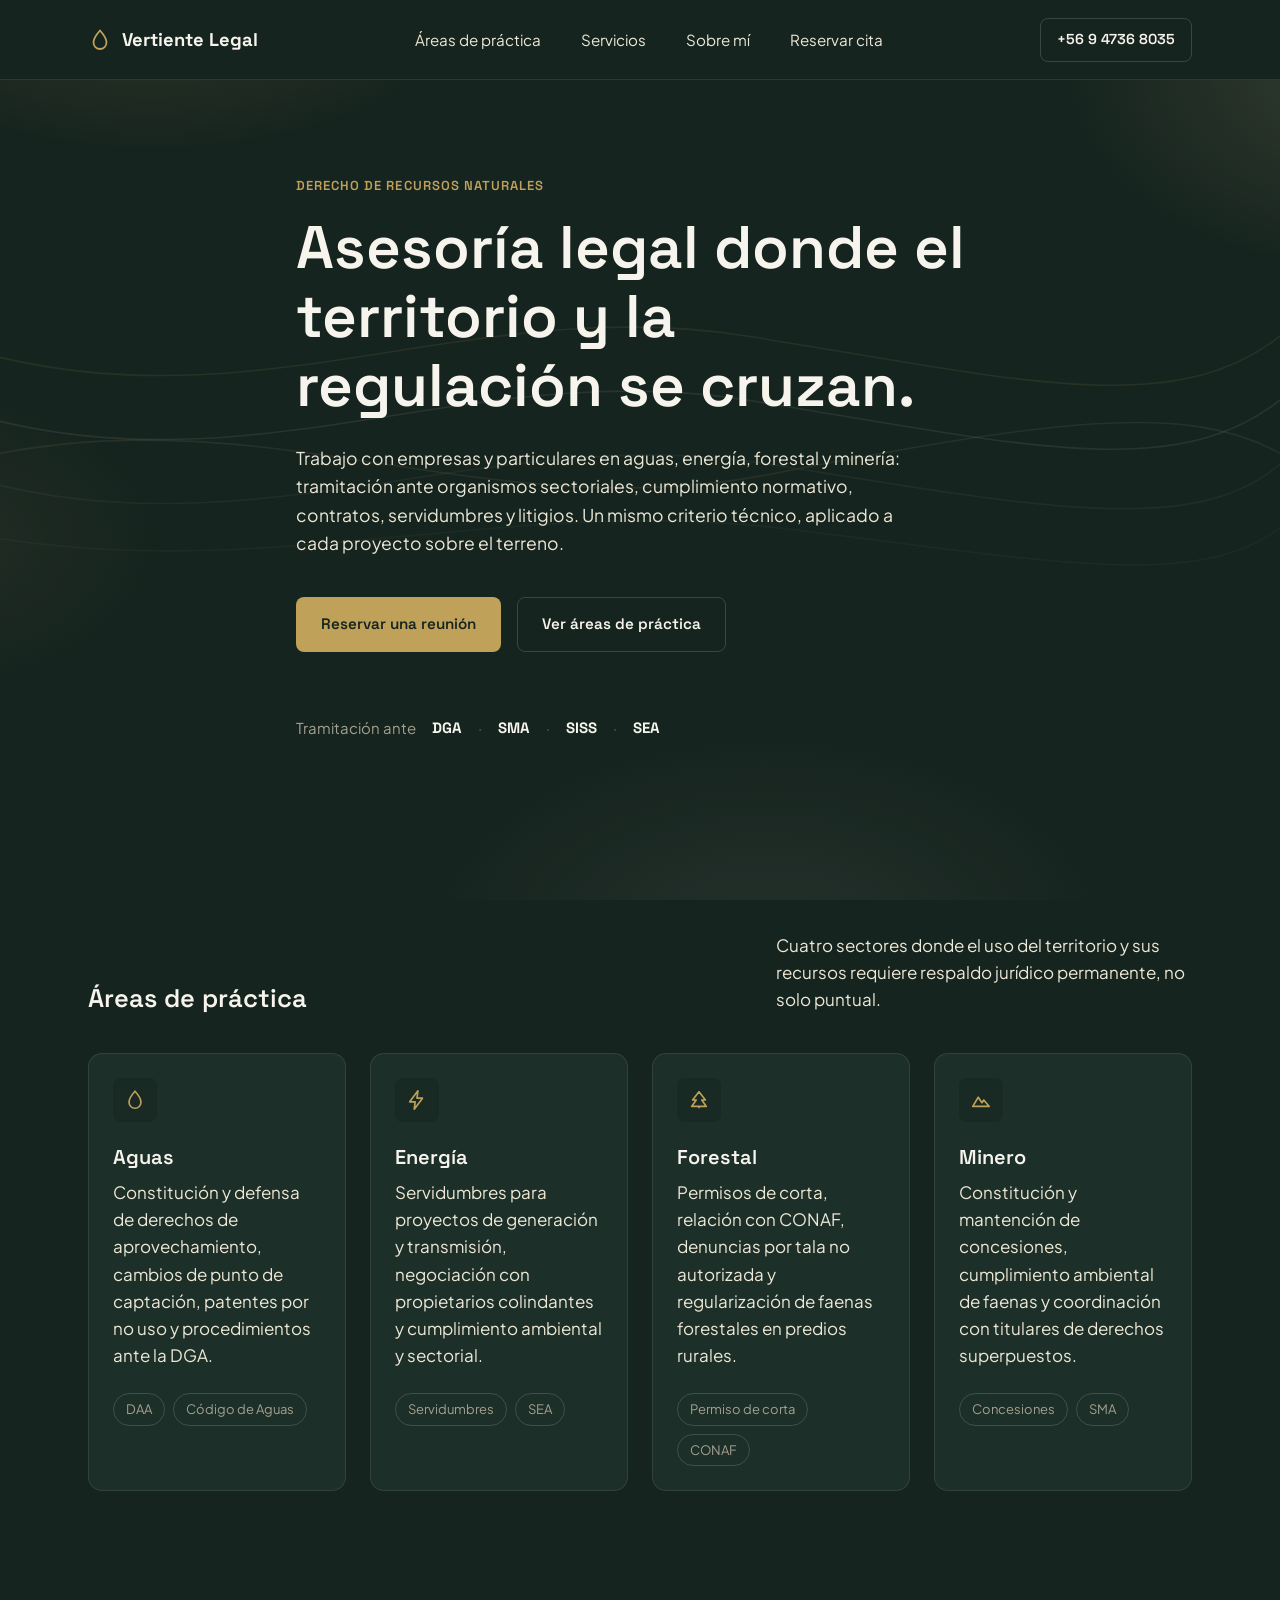
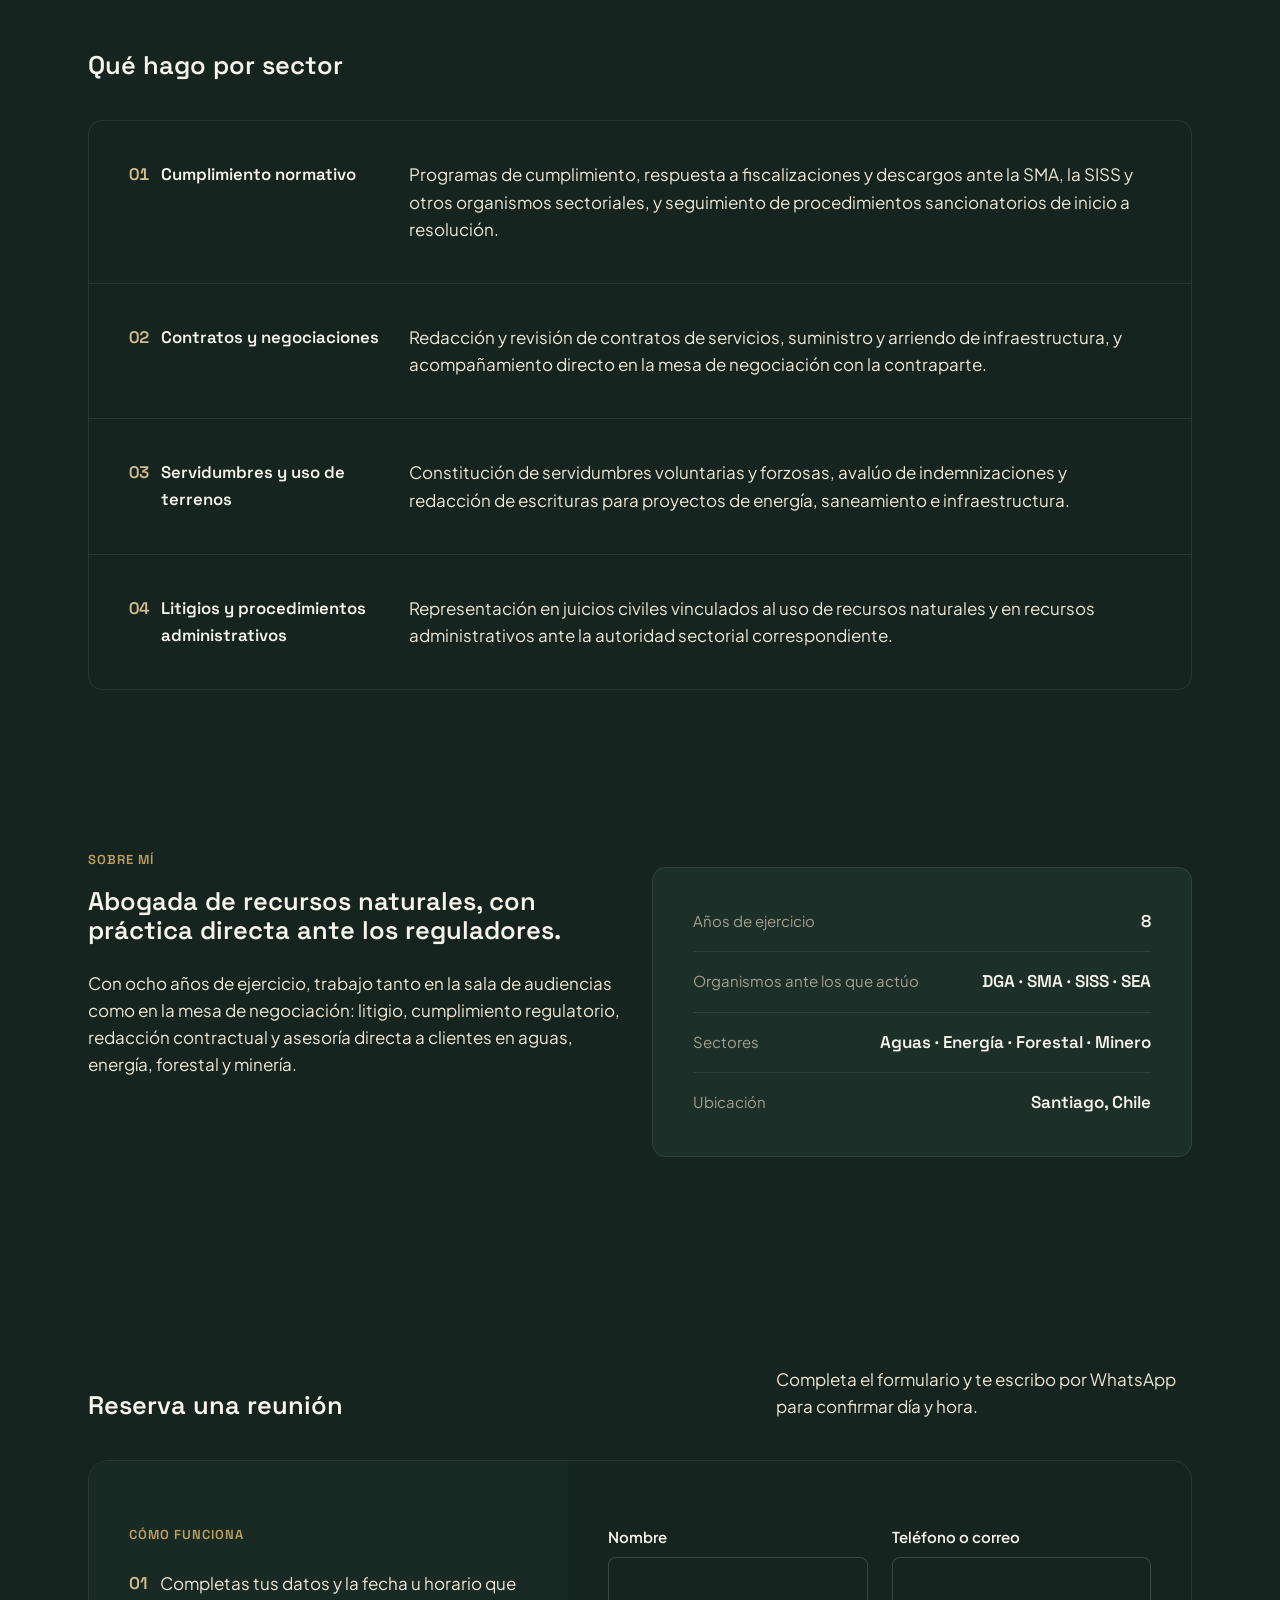
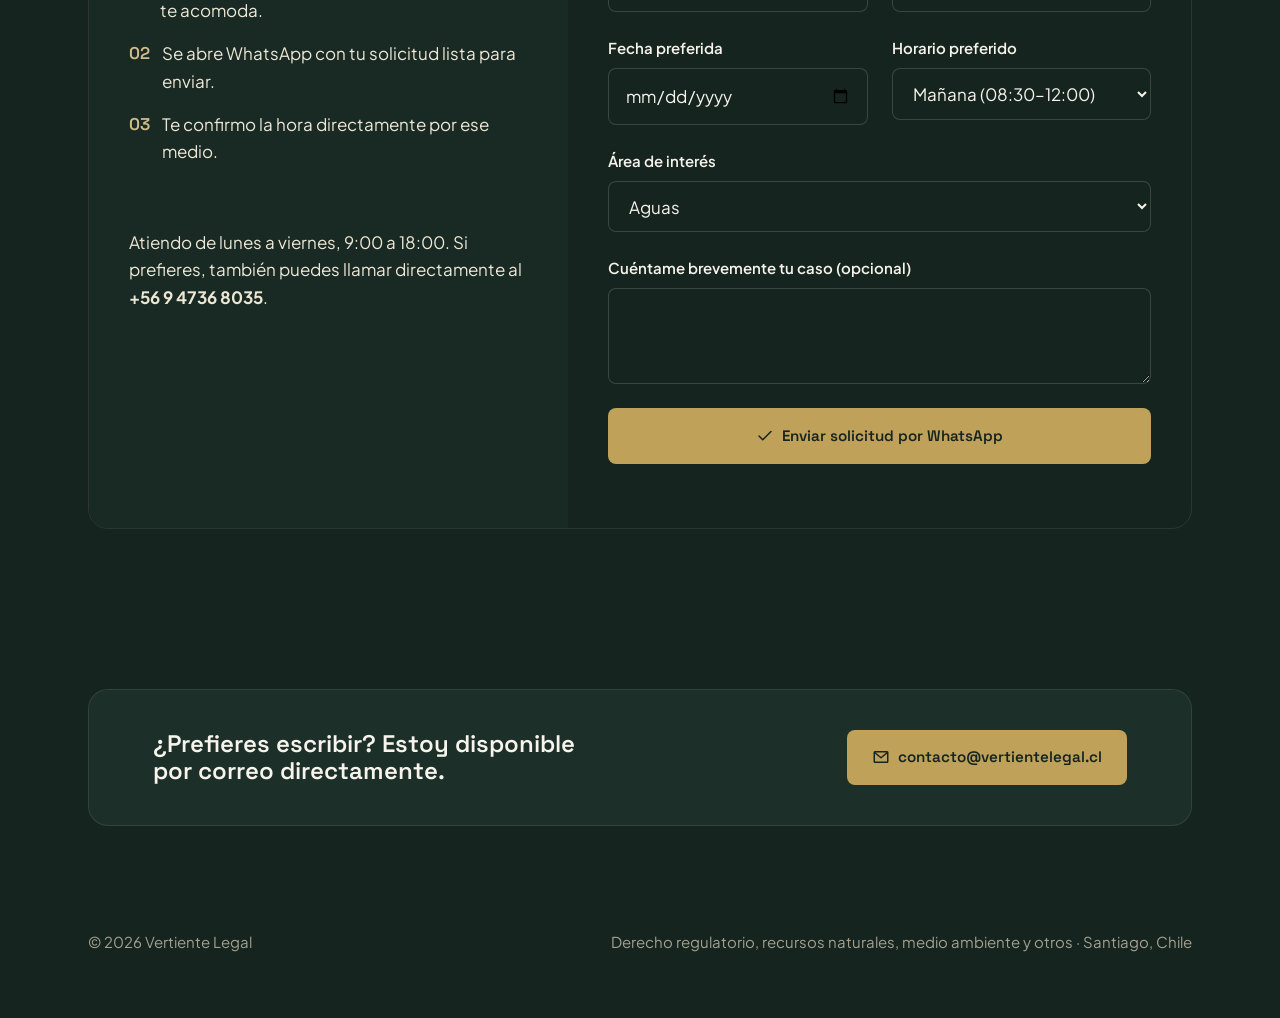
<file: index.html>
<!doctype html>
<html lang="es">
<head>
  <meta charset="UTF-8" />
  <meta name="viewport" content="width=device-width, initial-scale=1, viewport-fit=cover" />
  <title>Vertiente Legal — Abogados</title>
  <meta name="description" content="Asesoría legal en aguas, energía, forestal y minería: tramitación ante organismos sectoriales, cumplimiento normativo, contratos, servidumbres y litigios. Santiago, Chile." />
  <meta name="robots" content="index, follow" />
  <meta name="theme-color" content="#16241f" />
  <link rel="canonical" href="https://vertientelegal.cl/" />
  <link rel="icon" href="/assets/img/favicon.svg" type="image/svg+xml" />
  <link rel="apple-touch-icon" href="/assets/img/apple-touch-icon.png" />

  <!-- Open Graph / Facebook, WhatsApp, LinkedIn -->
  <meta property="og:type" content="website" />
  <meta property="og:site_name" content="Vertiente Legal" />
  <meta property="og:locale" content="es_CL" />
  <meta property="og:url" content="https://vertientelegal.cl/" />
  <meta property="og:title" content="Vertiente Legal — Derecho de aguas, energía, forestal y minero" />
  <meta property="og:description" content="Asesoría legal en aguas, energía, forestal y minería: tramitación ante organismos sectoriales, cumplimiento normativo, contratos, servidumbres y litigios. Santiago, Chile." />
  <meta property="og:image" content="https://vertientelegal.cl/assets/img/og-image.png" />
  <meta property="og:image:width" content="1200" />
  <meta property="og:image:height" content="630" />

  <!-- Twitter / X -->
  <meta name="twitter:card" content="summary_large_image" />
  <meta name="twitter:title" content="Vertiente Legal — Derecho de aguas, energía, forestal y minero" />
  <meta name="twitter:description" content="Asesoría legal en aguas, energía, forestal y minería: tramitación ante organismos sectoriales, cumplimiento normativo, contratos, servidumbres y litigios." />
  <meta name="twitter:image" content="https://vertientelegal.cl/assets/img/og-image.png" />

  <link rel="preconnect" href="https://fonts.googleapis.com" />
  <link rel="preconnect" href="https://fonts.gstatic.com" crossorigin />
  <link href="https://fonts.googleapis.com/css2?family=Space+Grotesk:wght@500;600;700&family=Plus+Jakarta+Sans:wght@400;500;600;700&display=swap" rel="stylesheet" />

  <link rel="stylesheet" href="/assets/css/variables.css" />
  <link rel="stylesheet" href="/assets/css/base.css" />
  <link rel="stylesheet" href="/assets/css/layout.css" />
  <link rel="stylesheet" href="/assets/css/components.css" />
  <link rel="stylesheet" href="/assets/css/sections.css" />

  <script type="application/ld+json">
  {
    "@context": "https://schema.org",
    "@type": "LegalService",
    "name": "Vertiente Legal",
    "description": "Asesoría legal en aguas, energía, forestal y minería: tramitación ante organismos sectoriales, cumplimiento normativo, contratos, servidumbres y litigios.",
    "url": "https://vertientelegal.cl/",
    "telephone": "+56947368035",
    "areaServed": "CL",
    "address": {
      "@type": "PostalAddress",
      "addressLocality": "Santiago",
      "addressCountry": "CL"
    },
    "knowsAbout": ["Derecho de aguas", "Derecho energético", "Derecho forestal", "Derecho minero"]
  }
  </script>
</head>
<body>
  <header class="site-header">
    <div class="container">
      <a href="#top" class="brand">
        <svg viewBox="0 0 24 24" fill="none" stroke="currentColor" stroke-width="1.8" aria-hidden="true">
          <path d="M12 2.5s6.5 7.2 6.5 12A6.5 6.5 0 1 1 5.5 14.5C5.5 9.7 12 2.5 12 2.5Z" />
        </svg>
        Vertiente Legal
      </a>

      <nav class="nav-links" data-nav-links data-open="false" aria-label="Navegación principal">
        <a href="#areas">Áreas de práctica</a>
        <a href="#servicios">Servicios</a>
        <a href="#sobre-mi">Sobre mí</a>
        <a href="#reservar-cita">Reservar cita</a>
      </nav>

      <a class="header-phone" data-phone-href href="tel:" data-phone>+56 9 4736 8035</a>

      <button class="nav-toggle" data-nav-toggle type="button" aria-label="Abrir menú" aria-expanded="false" aria-controls="nav-links">
        <svg viewBox="0 0 24 24" width="22" height="22" fill="none" stroke="currentColor" stroke-width="1.8" aria-hidden="true">
          <path d="M4 6h16M4 12h16M4 18h16" stroke-linecap="round" />
        </svg>
      </button>
    </div>
  </header>

  <main id="top">
    <!-- Hero -->
    <section class="hero">
      <svg class="hero__waves" viewBox="0 0 1200 500" preserveAspectRatio="none" aria-hidden="true">
        <path d="M0 260 C 250 320, 450 200, 700 240 S 1100 320, 1200 240" fill="none" stroke="var(--color-accent)" stroke-opacity="0.22" stroke-width="1.5" />
        <path d="M0 320 C 250 380, 450 260, 700 300 S 1100 380, 1200 300" fill="none" stroke="var(--color-border-strong)" stroke-width="1.5" />
        <path d="M0 350 C 260 300, 460 420, 720 370 S 1110 300, 1200 350" fill="none" stroke="var(--color-accent-warm)" stroke-opacity="0.18" stroke-width="1.5" />
        <path d="M0 380 C 250 440, 470 320, 720 360 S 1120 430, 1200 360" fill="none" stroke="var(--color-border)" stroke-width="1.5" />
        <path d="M0 430 C 260 470, 480 390, 730 420 S 1120 480, 1200 420" fill="none" stroke="var(--color-accent-blue)" stroke-opacity="0.15" stroke-width="1.5" />
      </svg>

      <div class="container hero__content">
        <span class="eyebrow">Derecho de recursos naturales</span>
        <h1>Asesoría legal donde el territorio y la regulación se cruzan.</h1>
        <p class="hero__lede">
          Trabajo con empresas y particulares en aguas, energía, forestal y minería: tramitación
          ante organismos sectoriales, cumplimiento normativo, contratos, servidumbres y litigios.
          Un mismo criterio técnico, aplicado a cada proyecto sobre el terreno.
        </p>

        <div class="hero__actions">
          <a href="#reservar-cita" class="btn btn-primary">Reservar una reunión</a>
          <a href="#areas" class="btn btn-outline">Ver áreas de práctica</a>
        </div>

        <p class="hero__trust">
          <span>Tramitación ante</span>
          <strong>DGA</strong><span class="dot">·</span>
          <strong>SMA</strong><span class="dot">·</span>
          <strong>SISS</strong><span class="dot">·</span>
          <strong>SEA</strong>
        </p>
      </div>
    </section>

    <!-- Áreas de práctica -->
    <section class="section" id="areas">
      <div class="container">
        <div class="section-head">
          <h2>Áreas de práctica</h2>
          <p class="section-head__intro">
            Cuatro sectores donde el uso del territorio y sus recursos requiere respaldo jurídico
            permanente, no solo puntual.
          </p>
        </div>

        <div class="grid grid--4" data-practice-grid></div>
      </div>
    </section>

    <!-- Qué hago por sector -->
    <section class="section section--tight" id="servicios">
      <div class="container">
        <div class="section-head">
          <h2>Qué hago por sector</h2>
        </div>

        <div class="numbered-list" data-sector-list></div>
      </div>
    </section>

    <!-- Sobre mí -->
    <section class="section" id="sobre-mi">
      <div class="container grid grid--2">
        <div>
          <span class="eyebrow">Sobre mí</span>
          <h2 style="margin-bottom: var(--space-md);">
            Abogada de recursos naturales, con práctica directa ante los reguladores.
          </h2>
          <p style="margin-bottom: var(--space-md);">
            Con ocho años de ejercicio, trabajo tanto en la sala de audiencias como en la mesa de
            negociación: litigio, cumplimiento regulatorio, redacción contractual y asesoría
            directa a clientes en aguas, energía, forestal y minería.
          </p>
        </div>

        <dl class="stat-list" data-about-stats></dl>
      </div>
    </section>

    <!-- Reserva una reunión -->
    <section class="section" id="reservar-cita">
      <div class="container">
        <div class="section-head">
          <h2>Reserva una reunión</h2>
          <p class="section-head__intro">
            Completa el formulario y te escribo por WhatsApp para confirmar día y hora.
          </p>
        </div>

        <div class="booking-panel">
          <div class="booking-panel__info">
            <span class="eyebrow">Cómo funciona</span>
            <ol data-booking-steps></ol>
            <p>
              Atiendo de lunes a viernes, 9:00 a 18:00. Si prefieres, también puedes llamar
              directamente al <strong data-phone>+56 9 4736 8035</strong>.
            </p>
          </div>

          <form class="booking-panel__form" data-booking-form>
            <div class="field-row">
              <div class="field">
                <label for="nombre">Nombre</label>
                <input id="nombre" name="nombre" type="text" required autocomplete="name" />
              </div>
              <div class="field">
                <label for="contacto">Teléfono o correo</label>
                <input id="contacto" name="contacto" type="text" required autocomplete="tel" />
              </div>
            </div>

            <div class="field-row">
              <div class="field">
                <label for="fecha">Fecha preferida</label>
                <input id="fecha" name="fecha" type="date" />
              </div>
              <div class="field">
                <label for="horario">Horario preferido</label>
                <select id="horario" name="horario">
                  <option>Mañana (08:30–12:00)</option>
                  <option>Mediodía (12:00–15:00)</option>
                  <option>Tarde (15:00–18:30)</option>
                </select>
              </div>
            </div>

            <div class="field">
              <label for="area">Área de interés</label>
              <select id="area" name="area" data-area-select></select>
            </div>

            <div class="field">
              <label for="mensaje">Cuéntame brevemente tu caso (opcional)</label>
              <textarea id="mensaje" name="mensaje"></textarea>
            </div>

            <button type="submit" class="btn btn-primary btn-block">
              <svg viewBox="0 0 24 24" width="18" height="18" fill="none" stroke="currentColor" stroke-width="2" aria-hidden="true">
                <path d="M20 6 9 17l-5-5" stroke-linecap="round" stroke-linejoin="round" />
              </svg>
              Enviar solicitud por WhatsApp
            </button>
          </form>
        </div>
      </div>
    </section>

    <!-- CTA -->
    <section class="section--tight">
      <div class="container">
        <div class="cta-banner">
          <svg class="cta-banner__waves" viewBox="0 0 800 200" preserveAspectRatio="none" aria-hidden="true">
            <path d="M0 140 C 150 180, 280 100, 420 130 S 700 180, 800 130" fill="none" stroke="var(--color-accent)" stroke-opacity="0.2" stroke-width="1.5" />
            <path d="M0 170 C 160 130, 300 210, 440 170 S 700 120, 800 170" fill="none" stroke="var(--color-accent-warm)" stroke-opacity="0.16" stroke-width="1.5" />
          </svg>
          <h3>¿Prefieres escribir? Estoy disponible por correo directamente.</h3>
          <a class="btn btn-primary" href="mailto:contacto@vertientelegal.cl">
            <svg viewBox="0 0 24 24" width="18" height="18" fill="none" stroke="currentColor" stroke-width="2" aria-hidden="true">
              <path d="M4 5h16a1 1 0 0 1 1 1v12a1 1 0 0 1-1 1H4a1 1 0 0 1-1-1V6a1 1 0 0 1 1-1Z" stroke-linecap="round" stroke-linejoin="round" />
              <path d="m3.5 6 8.5 7 8.5-7" stroke-linecap="round" stroke-linejoin="round" />
            </svg>
            <span>contacto@vertientelegal.cl</span>
          </a>
        </div>
      </div>
    </section>
  </main>

  <footer class="site-footer">
    <div class="container">
      <span>© 2026 Vertiente Legal</span>
      <span>Derecho regulatorio, recursos naturales, medio ambiente y otros · Santiago, Chile</span>
    </div>
  </footer>

  <script src="/assets/js/data.js"></script>
  <script src="/assets/js/render.js"></script>
  <script src="/assets/js/nav.js"></script>
  <script src="/assets/js/form.js"></script>
  <script src="/assets/js/main.js"></script>
</body>
</html>
</file>
<file: assets/css/variables.css>
/* Design tokens — single source of truth for the visual system.
   Swap values here to reskin the whole site. */
:root {
  /* Color — "Bosque y Oro Antiguo" palette */
  --color-bg: #16241f;
  --color-bg-elevated: #1d2f29b3;
  --color-surface: #1d2f29;
  --color-surface-alt: #192924;
  --color-border: rgba(246, 244, 236, 0.09);
  --color-border-strong: rgba(246, 244, 236, 0.16);

  --color-text-heading: #f6f4ec;
  --color-text-body: #ede7d5;
  --color-text-muted: #a3a08f;

  --color-accent: #bfa15a;
  --color-accent-strong: #a68c4e;
  --color-accent-contrast: #16241f;

  --color-accent-warm: #d1bd8b;
  --color-accent-blue: #82867a;
  --color-accent-violet: #8e7e53;

  /* Ambient background wash — layered radial gradients, kept low-opacity
     so text stays readable on top. Edit these to reskin the "mood". */
  --bg-wash:
    radial-gradient(48% 42% at 12% -8%, rgba(191, 161, 90, 0.20), transparent 60%),
    radial-gradient(42% 38% at 108% 8%, rgba(209, 189, 139, 0.16), transparent 60%),
    radial-gradient(46% 40% at 60% 105%, rgba(130, 134, 122, 0.14), transparent 60%),
    radial-gradient(30% 28% at -5% 60%, rgba(142, 126, 83, 0.10), transparent 60%);

  /* Typography */
  --font-heading: "Space Grotesk", "Segoe UI", sans-serif;
  --font-body: "Plus Jakarta Sans", "Segoe UI", sans-serif;

  --fs-hero: clamp(2.25rem, 4.2vw + 1rem, 3.75rem);
  --fs-h2: clamp(1.75rem, 2vw + 1rem, 2.5rem);
  --fs-h3: 1.25rem;
  --fs-body: 1.0625rem;
  --fs-small: 0.9375rem;
  --fs-eyebrow: 0.8125rem;

  /* Spacing scale */
  --space-xs: 0.5rem;
  --space-sm: 1rem;
  --space-md: 1.5rem;
  --space-lg: 2.5rem;
  --space-xl: 4rem;
  --space-2xl: 6rem;

  /* Layout */
  --container-width: 72rem;
  --container-padding: 1.5rem;
  --radius-sm: 8px;
  --radius-md: 14px;
  --radius-lg: 20px;

  --shadow-card: 0 1px 2px rgba(0, 0, 0, 0.2);
}
</file>
<file: assets/css/base.css>
/* Reset + base element styles */
*,
*::before,
*::after {
  box-sizing: border-box;
}

html {
  -webkit-text-size-adjust: 100%;
  scroll-behavior: smooth;
}

@media (prefers-reduced-motion: reduce) {
  html {
    scroll-behavior: auto;
  }
  * {
    animation-duration: 0.01ms !important;
    transition-duration: 0.01ms !important;
  }
}

body {
  margin: 0;
  background: var(--color-bg);
  color: var(--color-text-body);
  font-family: var(--font-body);
  font-size: var(--fs-body);
  line-height: 1.6;
  -webkit-font-smoothing: antialiased;
  position: relative;
}

/* Ambient color wash, fixed to the viewport so it stays put while the
   page scrolls instead of stretching across the whole document height. */
body::before {
  content: "";
  position: fixed;
  inset: 0;
  z-index: -1;
  background: var(--bg-wash);
  pointer-events: none;
}

img,
svg {
  display: block;
  max-width: 100%;
}

h1,
h2,
h3,
h4 {
  font-family: var(--font-heading);
  color: var(--color-text-heading);
  line-height: 1.15;
  margin: 0;
  font-weight: 600;
}

p {
  margin: 0;
}

a {
  color: inherit;
  text-decoration: none;
}

button,
input,
select,
textarea {
  font: inherit;
  color: inherit;
}

ul {
  list-style: none;
  margin: 0;
  padding: 0;
}

:focus-visible {
  outline: 2px solid var(--color-accent);
  outline-offset: 2px;
}
</file>
<file: assets/css/layout.css>
/* Reusable layout primitives */
.container {
  width: 100%;
  max-width: var(--container-width);
  margin-inline: auto;
  padding-inline: var(--container-padding);
}

.section {
  padding-block: var(--space-2xl);
}

.section--tight {
  padding-block: var(--space-xl);
}

.section-head {
  display: flex;
  flex-wrap: wrap;
  justify-content: space-between;
  align-items: flex-end;
  gap: var(--space-md);
  margin-bottom: var(--space-lg);
}

.section-head__intro {
  max-width: 26rem;
  color: var(--color-text-body);
}

.grid {
  display: grid;
  gap: var(--space-md);
}

.grid--4 {
  grid-template-columns: repeat(4, 1fr);
}

.grid--2 {
  grid-template-columns: 1fr 1fr;
}

@media (max-width: 960px) {
  .grid--4 {
    grid-template-columns: repeat(2, 1fr);
  }
  .grid--2 {
    grid-template-columns: 1fr;
    gap: var(--space-lg);
  }
}

@media (max-width: 640px) {
  .grid--4 {
    grid-template-columns: 1fr;
  }
  .container {
    --container-padding: 1.25rem;
  }
}
</file>
<file: assets/css/components.css>
/* Reusable UI components */

/* Buttons */
.btn {
  display: inline-flex;
  align-items: center;
  gap: 0.5rem;
  padding: 0.9rem 1.5rem;
  border-radius: var(--radius-sm);
  font-family: var(--font-heading);
  font-weight: 600;
  font-size: 0.95rem;
  border: 1px solid transparent;
  cursor: pointer;
  transition: transform 0.15s ease, background-color 0.15s ease, border-color 0.15s ease;
}

.btn:hover {
  transform: translateY(-1px);
}

.btn-primary {
  background: var(--color-accent);
  color: var(--color-accent-contrast);
}

.btn-primary:hover {
  background: var(--color-accent-strong);
}

.btn-outline {
  background: transparent;
  border-color: var(--color-border-strong);
  color: var(--color-text-heading);
}

.btn-outline:hover {
  border-color: var(--color-accent);
}

.btn-block {
  width: 100%;
  justify-content: center;
}

/* Eyebrow label */
.eyebrow {
  display: block;
  font-family: var(--font-heading);
  font-size: var(--fs-eyebrow);
  font-weight: 600;
  letter-spacing: 0.08em;
  text-transform: uppercase;
  color: var(--color-accent);
  margin-bottom: var(--space-sm);
}

/* Pill / tag */
.pill {
  display: inline-block;
  padding: 0.3rem 0.75rem;
  border: 1px solid var(--color-border-strong);
  border-radius: 999px;
  font-size: 0.8125rem;
  color: var(--color-text-muted);
}

/* Card */
.card {
  background: var(--color-surface);
  border: 1px solid var(--color-border);
  border-radius: var(--radius-md);
  padding: var(--space-md);
}

.icon-tile {
  width: 2.75rem;
  height: 2.75rem;
  display: grid;
  place-items: center;
  border-radius: var(--radius-sm);
  background: var(--color-surface-alt);
  color: var(--color-accent);
  margin-bottom: var(--space-md);
}

.icon-tile svg {
  width: 1.375rem;
  height: 1.375rem;
}

.card__title {
  font-size: var(--fs-h3);
  margin-bottom: 0.6rem;
}

.card__desc {
  margin-bottom: var(--space-md);
}

.card__tags {
  display: flex;
  gap: 0.5rem;
  flex-wrap: wrap;
}

/* Numbered list row (used by "Qué hago por sector") */
.numbered-list {
  border: 1px solid var(--color-border);
  border-radius: var(--radius-md);
  overflow: hidden;
}

.numbered-row {
  display: grid;
  grid-template-columns: 16rem 1fr;
  gap: var(--space-md);
  padding: var(--space-lg);
  border-bottom: 1px solid var(--color-border);
}

.numbered-row:last-child {
  border-bottom: none;
}

.numbered-row__title {
  display: flex;
  gap: 0.75rem;
  font-family: var(--font-heading);
  font-weight: 600;
  color: var(--color-text-heading);
  font-size: 1.05rem;
}

.numbered-row__index {
  color: var(--color-accent-warm);
  font-variant-numeric: tabular-nums;
}

@media (max-width: 720px) {
  .numbered-row {
    grid-template-columns: 1fr;
    padding: var(--space-md);
  }
}

/* Form fields */
.field {
  display: flex;
  flex-direction: column;
  gap: 0.5rem;
  margin-bottom: var(--space-md);
}

.field label {
  font-size: var(--fs-small);
  font-weight: 600;
  color: var(--color-text-heading);
}

.field input,
.field select,
.field textarea {
  background: var(--color-bg);
  border: 1px solid var(--color-border-strong);
  border-radius: var(--radius-sm);
  padding: 0.8rem 1rem;
  color: var(--color-text-heading);
}

.field input:focus,
.field select:focus,
.field textarea:focus {
  border-color: var(--color-accent);
}

.field textarea {
  resize: vertical;
  min-height: 6rem;
}

.field-row {
  display: grid;
  grid-template-columns: 1fr 1fr;
  gap: var(--space-md);
}

@media (max-width: 640px) {
  .field-row {
    grid-template-columns: 1fr;
  }
}

/* Stat list (used by "Sobre mí") */
.stat-list {
  background: var(--color-surface);
  border: 1px solid var(--color-border);
  border-radius: var(--radius-md);
  padding: var(--space-md) var(--space-lg);
}

.stat-row {
  display: flex;
  justify-content: space-between;
  align-items: baseline;
  gap: var(--space-sm);
  padding-block: var(--space-sm);
  border-bottom: 1px solid var(--color-border);
  flex-wrap: wrap;
}

.stat-row:last-child {
  border-bottom: none;
}

.stat-row dt {
  color: var(--color-text-muted);
  font-size: var(--fs-small);
}

.stat-row dd {
  margin: 0;
  font-family: var(--font-heading);
  font-weight: 600;
  color: var(--color-text-heading);
  text-align: right;
}
</file>
<file: assets/css/sections.css>
/* Header / navigation */
.site-header {
  position: sticky;
  top: 0;
  z-index: 50;
  background: var(--color-bg);
  border-bottom: 1px solid var(--color-border);
  padding-top: env(safe-area-inset-top, 0px);
}

.site-header .container {
  display: flex;
  align-items: center;
  justify-content: space-between;
  gap: var(--space-md);
  padding-block: 1.1rem;
}

.brand {
  display: flex;
  align-items: center;
  gap: 0.6rem;
  font-family: var(--font-heading);
  font-weight: 700;
  font-size: 1.15rem;
  color: var(--color-text-heading);
}

.brand svg {
  width: 1.5rem;
  height: 1.5rem;
  color: var(--color-accent);
}

.nav-links {
  display: flex;
  gap: var(--space-lg);
}

.nav-links a {
  color: var(--color-text-body);
  font-size: 0.95rem;
  transition: color 0.15s ease;
}

.nav-links a:hover {
  color: var(--color-text-heading);
}

.header-phone {
  border: 1px solid var(--color-border-strong);
  border-radius: var(--radius-sm);
  padding: 0.6rem 1rem;
  font-family: var(--font-heading);
  font-weight: 600;
  font-size: 0.9rem;
  color: var(--color-text-heading);
  white-space: nowrap;
}

.nav-toggle {
  display: none;
  background: none;
  border: 1px solid var(--color-border-strong);
  border-radius: var(--radius-sm);
  padding: 0.5rem;
  color: var(--color-text-heading);
}

@media (max-width: 860px) {
  .nav-links {
    position: absolute;
    top: 100%;
    left: 0;
    right: 0;
    flex-direction: column;
    background: var(--color-bg);
    border-bottom: 1px solid var(--color-border);
    padding: var(--space-md) var(--container-padding) var(--space-lg);
    gap: var(--space-md);
    visibility: hidden;
    opacity: 0;
    transform: translateY(-8px);
    transition: opacity 0.2s ease, transform 0.2s ease, visibility 0.2s;
  }

  .nav-links[data-open="true"] {
    visibility: visible;
    opacity: 1;
    transform: translateY(0);
  }

  .nav-toggle {
    display: inline-flex;
  }

  .header-phone {
    display: none;
  }
}

/* Hero */
.hero {
  position: relative;
  padding-block: var(--space-2xl);
  overflow: hidden;
}

.hero__waves {
  position: absolute;
  inset: 0;
  opacity: 0.5;
  pointer-events: none;
}

.hero__content {
  position: relative;
  max-width: 46rem;
}

.hero h1 {
  font-size: var(--fs-hero);
  margin-bottom: var(--space-md);
}

.hero__lede {
  font-size: 1.1rem;
  max-width: 40rem;
  margin-bottom: var(--space-lg);
}

.hero__actions {
  display: flex;
  gap: var(--space-sm);
  flex-wrap: wrap;
  margin-bottom: var(--space-xl);
}

.hero__trust {
  display: flex;
  align-items: center;
  gap: var(--space-sm);
  flex-wrap: wrap;
  font-size: var(--fs-small);
  color: var(--color-text-muted);
}

.hero__trust strong {
  color: var(--color-text-heading);
  font-family: var(--font-heading);
}

.hero__trust .dot {
  opacity: 0.5;
}

/* Booking section */
.booking-panel {
  display: grid;
  grid-template-columns: 1fr 1.3fr;
  border: 1px solid var(--color-border);
  border-radius: var(--radius-lg);
  overflow: hidden;
}

.booking-panel__info {
  background: var(--color-surface-alt);
  padding: var(--space-xl) var(--space-lg);
}

.booking-panel__info ol {
  list-style: none;
  margin: var(--space-md) 0 var(--space-xl);
  padding: 0;
  display: flex;
  flex-direction: column;
  gap: var(--space-sm);
}

.booking-panel__info li {
  display: flex;
  gap: 0.75rem;
  color: var(--color-text-body);
}

.booking-panel__info li span {
  color: var(--color-accent-warm);
  font-family: var(--font-heading);
  font-weight: 600;
}

.booking-panel__form {
  padding: var(--space-xl) var(--space-lg);
}

@media (max-width: 900px) {
  .booking-panel {
    grid-template-columns: 1fr;
  }
}

/* CTA banner */
.cta-banner {
  position: relative;
  overflow: hidden;
  background: var(--color-surface);
  border: 1px solid var(--color-border);
  border-radius: var(--radius-lg);
  padding: var(--space-lg) var(--space-xl);
  display: flex;
  align-items: center;
  justify-content: space-between;
  gap: var(--space-md);
  flex-wrap: wrap;
}

.cta-banner__waves {
  position: absolute;
  inset: 0;
  opacity: 0.7;
  pointer-events: none;
}

.cta-banner h3 {
  position: relative;
  font-size: 1.5rem;
  max-width: 28rem;
}

.cta-banner .btn {
  position: relative;
}

/* Footer */
.site-footer {
  padding-block: var(--space-lg) var(--space-xl);
  color: var(--color-text-muted);
  font-size: var(--fs-small);
}

.site-footer .container {
  display: flex;
  justify-content: space-between;
  gap: var(--space-sm);
  flex-wrap: wrap;
}

@media (max-width: 640px) {
  .booking-panel__info,
  .booking-panel__form {
    padding: var(--space-lg) var(--space-md);
  }
  .cta-banner {
    padding: var(--space-lg) var(--space-md);
  }
}
</file>
